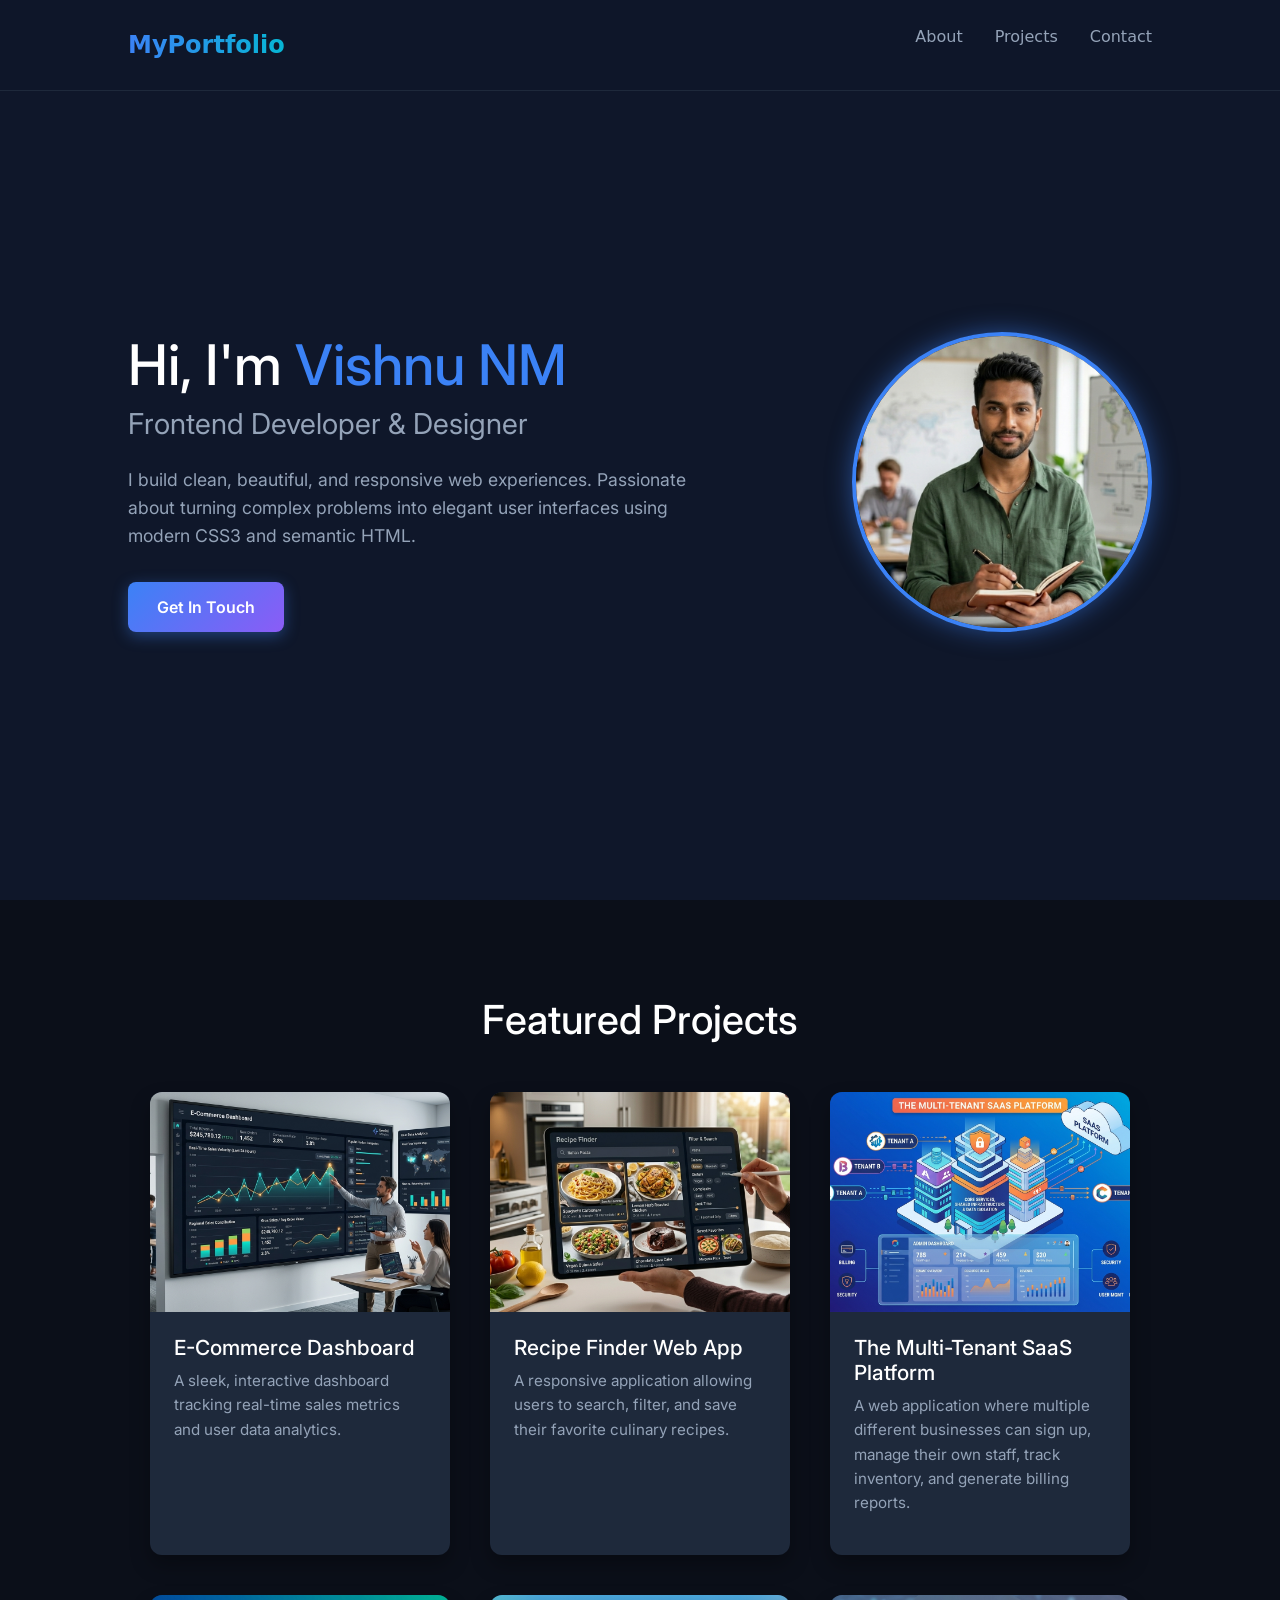
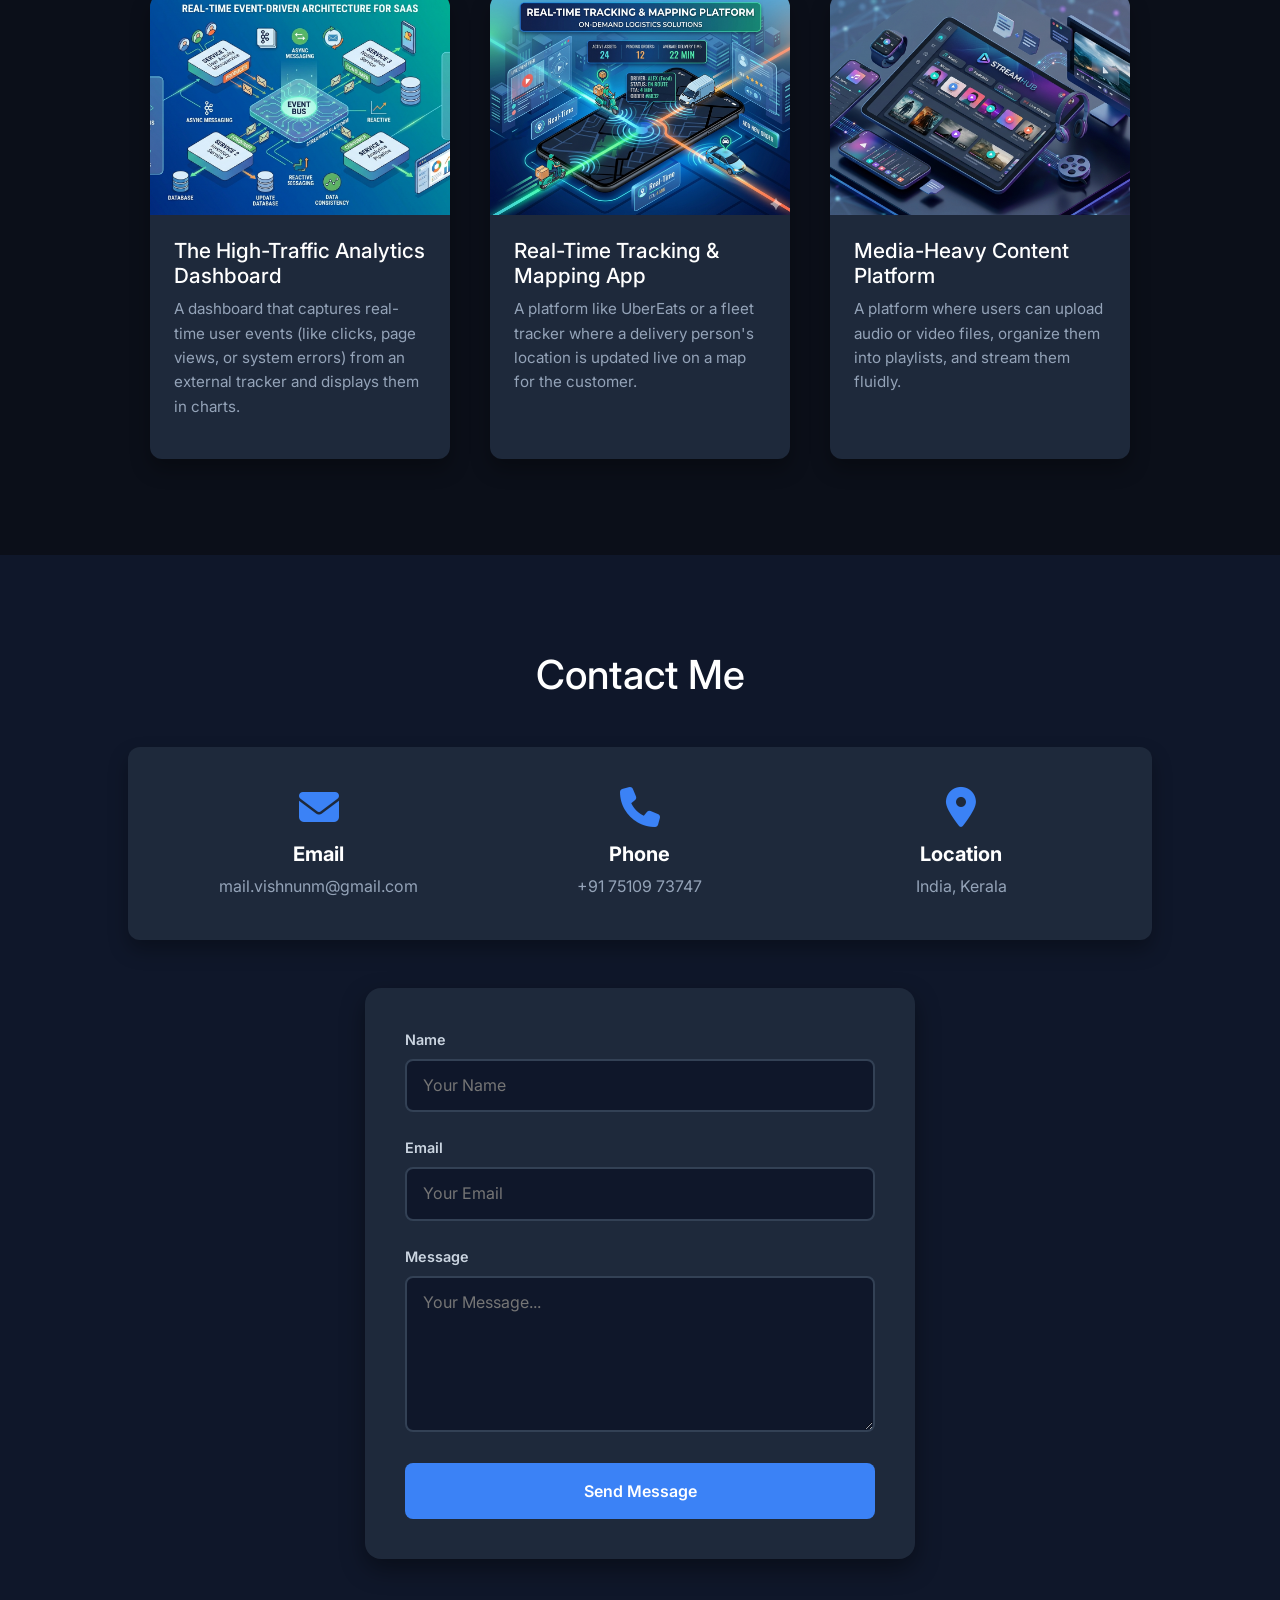
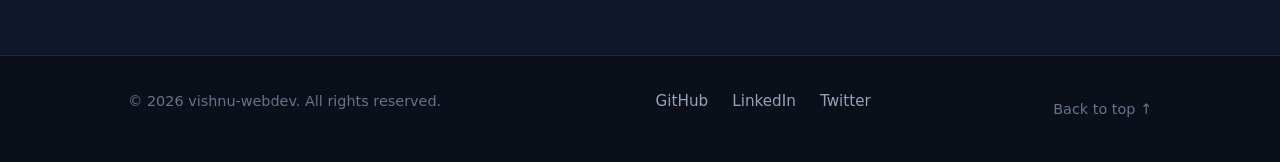
<file: index.html>
<!DOCTYPE html>
<html lang="en">

<head>
    <meta charset="UTF-8">
    <meta name="viewport" content="width=device-width, initial-scale=1.0">
    <title>Personal Portfolio</title>
    
    <link rel="preconnect" href="https://fonts.googleapis.com">
    <link rel="preconnect" href="https://fonts.gstatic.com" crossorigin>
    <link href="https://fonts.googleapis.com/css2?family=Inter:wght@300;400;600;700&display=swap" rel="stylesheet">
    <link href="https://cdn.jsdelivr.net/npm/bootstrap@5.3.0/dist/css/bootstrap.min.css" rel="stylesheet">
    <link rel="stylesheet" href="https://cdnjs.cloudflare.com/ajax/libs/font-awesome/6.4.0/css/all.min.css">
    <link rel="stylesheet" href="css/style.css">
</head>

<body>

    <header class="navbar">
        <div class="logo">MyPortfolio</div>
        <nav>
            <ul class="nav-links" id="navLinks">
                <li><a href="#about">About</a></li>
                <li><a href="#projects">Projects</a></li>
                <li><a href="#contact">Contact</a></li>
            </ul>
            <div class="hamburger" id="hamburger">
                <span></span>
                <span></span>
                <span></span>
            </div>
        </nav>
    </header>

    <main>
        <section id="about" class="about-section">
            <div class="about-content">
                <h1>Hi, I'm <span class="highlight">Vishnu NM</span></h1>
                <h2>Frontend Developer & Designer</h2>
                <p>I build clean, beautiful, and responsive web experiences. Passionate about turning complex problems into elegant user interfaces using modern CSS3 and semantic HTML.</p>
                <a href="#contact" class="btn btn-primary">Get In Touch</a>
            </div>
            <div class="about-image">
                <img src="./images/profilepic.png" alt="Profile Picture">
            </div>
        </section>

        <section id="projects" class="projects-section">
            <h2 class="section-title">Featured Projects</h2>
            <div class="projects-grid">

                <div class="project-card">
                    <img src="./images/project1.png" alt="Project One Thumbnail" class="project-img">
                    <div class="project-info">
                        <h3>E-Commerce Dashboard</h3>
                        <p>A sleek, interactive dashboard tracking real-time sales metrics and user data analytics.</p>
                    </div>
                </div>

                <div class="project-card">
                    <img src="./images/project2.png" alt="Project Two Thumbnail" class="project-img">
                    <div class="project-info">
                        <h3>Recipe Finder Web App</h3>
                        <p>A responsive application allowing users to search, filter, and save their favorite culinary recipes.</p>
                    </div>
                </div>

                <div class="project-card">
                    <img src="./images/The Multi-Tenant SaaS Platform.png" alt="Project Three Thumbnail" class="project-img">
                    <div class="project-info">
                        <h3>The Multi-Tenant SaaS Platform</h3>
                        <p>A web application where multiple different businesses can sign up, manage their own staff, track inventory, and generate billing reports.</p>
                    </div>
                </div>

                <div class="project-card">
                    <img src="./images/The High-Traffic Analytics Dashboard.png" alt="Project Four Thumbnail" class="project-img">
                    <div class="project-info">
                        <h3>The High-Traffic Analytics Dashboard</h3>
                        <p>A dashboard that captures real-time user events (like clicks, page views, or system errors) from an external tracker and displays them in charts.</p>
                    </div>
                </div>

                <div class="project-card">
                    <img src="./images/Real-Time Tracking & Mapping App.png" alt="Project Five Thumbnail" class="project-img">
                    <div class="project-info">
                        <h3>Real-Time Tracking & Mapping App</h3>
                        <p>A platform like UberEats or a fleet tracker where a delivery person's location is updated live on a map for the customer.</p>
                    </div>
                </div>

                <div class="project-card">
                    <img src="./images/Media-Heavy Content Platform (e.g., AudioVideo Streaming Site).png" alt="Project Six Thumbnail" class="project-img">
                    <div class="project-info">
                        <h3>Media-Heavy Content Platform</h3>
                        <p>A platform where users can upload audio or video files, organize them into playlists, and stream them fluidly.</p>
                    </div>
                </div>

            </div>
        </section>

        <section id="contact" class="contact-section">
            <h2 class="section-title">Contact Me</h2>
            <div class="contact-card">
                <div class="contact-item">
                    <i class="fa-solid fa-envelope"></i>
                    <h5>Email</h5>
                    <p>mail.vishnunm@gmail.com</p>
                </div>
                <div class="contact-item">
                    <i class="fa-solid fa-phone"></i>
                    <h5>Phone</h5>
                    <p>+91 75109 73747</p>
                </div>
                <div class="contact-item">
                    <i class="fa-solid fa-location-dot"></i>
                    <h5>Location</h5>
                    <p>India, Kerala</p>
                </div>
            </div>
            <div class="form-container">
                <form id="contactForm" class="contact-form">
                    <input type="hidden" name="access_key" value="1d41b65c-d7f4-4cdb-9b7d-e7a7c2535f1b">

                    <div class="form-group">
                        <label for="name">Name</label>
                        <input type="text" id="name" name="name" placeholder="Your Name" required>
                    </div>

                    <div class="form-group">
                        <label for="email">Email</label>
                        <input type="email" id="email" name="email" placeholder="Your Email" required>
                    </div>

                    <div class="form-group">
                        <label for="message">Message</label>
                        <textarea id="message" name="message" rows="5" placeholder="Your Message..." required></textarea>
                    </div>

                    <a href="thankyou.html" id="submitBtn" class="btn btn-submit" style="text-align: center; display: block; text-decoration: none;">Send Message</a>
                </form>
            </div>
        </section>
    </main>

    <footer class="portfolio-footer">
        <div class="footer-content">
            <p>&copy; 2026 vishnu-webdev. All rights reserved.</p>
            <ul class="social-links">
                <li><a href="https://github.com/vishnu-webdev" target="_blank">GitHub</a></li>
                <li><a href="https://www.linkedin.com/in/vishnnuu/" target="_blank">LinkedIn</a></li>
                <li><a href="https://twitter.com" target="_blank">Twitter</a></li>
            </ul>
            <div class="back-to-top">
                <a href="#about">Back to top &uarr;</a>
            </div>
        </div>
    </footer>

    <script src="js/script.js"></script>
</body>

</html>
</file>
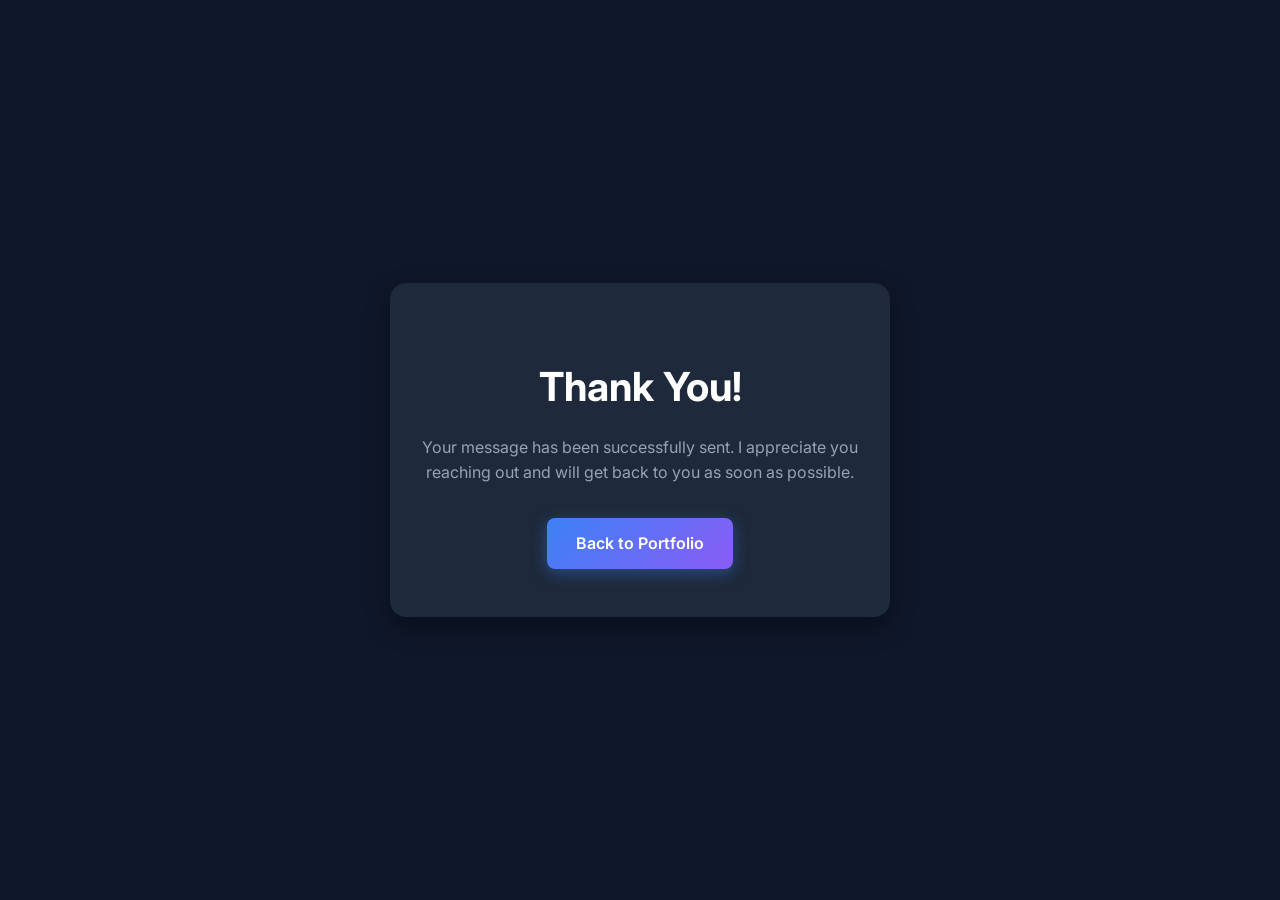
<file: thankyou.html>
<!DOCTYPE html>
<html lang="en">

<head>
    <meta charset="UTF-8">
    <meta name="viewport" content="width=device-width, initial-scale=1.0">
    <title>Thank You - Personal Portfolio</title>
    
    <link rel="preconnect" href="https://fonts.googleapis.com">
    <link rel="preconnect" href="https://fonts.gstatic.com" crossorigin>
    <link href="https://fonts.googleapis.com/css2?family=Inter:wght@300;400;600;700&display=swap" rel="stylesheet">
    <link rel="stylesheet" href="css/style.css">
</head>

<body>

    <main class="thank-you-main">
        <div class="thank-you-container">
            <div class="thank-you-card">
                <div class="success-icon">
                    <i class="fa-solid fa-circle-check"></i>
                </div>
                <h1>Thank You!</h1>
                <p>Your message has been successfully sent. I appreciate you reaching out and will get back to you as soon as possible.</p>
                <a href="index.html" class="btn btn-primary">Back to Portfolio</a>
            </div>
        </div>
    </main>

</body>

</html>
</file>
<file: css/style.css>
* {
    margin: 0;
    padding: 0;
    box-sizing: border-box;
}

html {
    scroll-behavior: smooth;
}

main {
    font-family: 'Inter', sans-serif;
    background-color: #0f172a;
    color: #e2e8f0;
}

body {
    line-height: 1.6;
}

.section-title {
    text-align: center;
    font-size: 2.5rem;
    margin-bottom: 3rem;
    color: #fff;
    position: relative;
}

.btn {
    display: inline-block;
    padding: 0.8rem 1.8rem;
    border-radius: 8px;
    text-decoration: none;
    font-weight: 600;
    font-size: 1rem;
    border: none;
    cursor: pointer;
    transition: all 0.3s ease-in-out;
}

.btn-primary {
    background: linear-gradient(135deg, #3b82f6, #8b5cf6);
    color: #fff;
    box-shadow: 0 4px 15px rgba(59, 130, 246, 0.4);
}

.btn-primary:hover {
    transform: translateY(-3px);
    box-shadow: 0 6px 20px rgba(139, 92, 246, 0.6);
}

.navbar {
    display: flex;
    justify-content: space-between;
    align-items: center;
    padding: 1.5rem 10%;
    background-color: rgba(15, 23, 42, 0.95);
    position: fixed;
    width: 100%;
    top: 0;
    z-index: 1000;
    border-bottom: 1px solid #1e293b;
}

.navbar .logo {
    font-size: 1.5rem;
    font-weight: 700;
    background: linear-gradient(to right, #3b82f6, #06b6d4);
    -webkit-background-clip: text;
    -webkit-text-fill-color: transparent;
}

.nav-links {
    display: flex;
    list-style: none;
    gap: 2rem;
}

.nav-links a {
    color: #94a3b8;
    text-decoration: none;
    font-weight: 500;
    transition: color 0.3s ease;
}

.nav-links a:hover {
    color: #3b82f6;
}

.hamburger {
    display: none;
    flex-direction: column;
    gap: 5px;
    cursor: pointer;
}

.hamburger span {
    display: block;
    background-color: #06b6d4;
    width: 35px;
    height: 5px;
    border-radius: 3px;
    transition: all 0.3s ease;
}

.about-section {
    display: flex;
    align-items: center;
    justify-content: space-between;
    padding: 10rem 10% 6rem 10%;
    min-height: 100vh;
    gap: 4rem;
}

.about-content {
    max-width: 600px;
}

.about-content h1 {
    font-size: 3.5rem;
    color: #fff;
    margin-bottom: 0.5rem;
}

.about-content .highlight {
    color: #3b82f6;
}

.about-content h2 {
    font-size: 1.8rem;
    color: #94a3b8;
    margin-bottom: 1.5rem;
    font-weight: 400;
}

.about-content p {
    font-size: 1.1rem;
    color: #94a3b8;
    margin-bottom: 2rem;
}

.about-image img {
    width: 300px;
    height: 300px;
    border-radius: 50%;
    object-fit: cover;
    border: 4px solid #3b82f6;
    box-shadow: 0 0 25px rgba(59, 130, 246, 0.5);
}

.projects-section {
    padding: 6rem 10%;
    background-color: #0b0f19;
}

.projects-grid {
    display: flex;
    gap: 2.5rem;
    justify-content: center;
    flex-wrap: wrap;
}

.project-card {
    background-color: #1e293b;
    border-radius: 12px;
    overflow: hidden;
    width: 300px;
    box-shadow: 0 10px 20px rgba(0, 0, 0, 0.3);
    transition: transform 0.3s ease, box-shadow 0.3s ease;
}

.project-card:hover {
    transform: translateY(-10px);
    box-shadow: 0 15px 30px rgba(59, 130, 246, 0.2);
}

.project-img {
    width: 100%;
    height: 220px;
    object-fit: cover;
}

.project-info {
    padding: 1.5rem;
}

.project-info h3 {
    color: #fff;
    margin-bottom: 0.5rem;
    font-size: 1.3rem;
}

.project-info p {
    color: #94a3b8;
    font-size: 0.95rem;
}

.contact-section {
    padding: 6rem 10%;
}

.contact-card {
    display: flex;
    justify-content: space-around;
    align-items: center;
    flex-wrap: wrap;
    gap: 20px;
    padding: 40px;
    background-color: #1e293b;
    border-radius: 12px;
    box-shadow: 0 10px 20px rgba(0, 0, 0, 0.3);
    margin-bottom: 3rem;
}

.contact-item {
    text-align: center;
    flex: 1;
    min-width: 250px;
}

.contact-item i {
    font-size: 2.5rem;
    color: #3b82f6;
    margin-bottom: 15px;
    transition: transform 0.3s ease;
}

.contact-item:hover i {
    transform: translateY(-5px);
}

.contact-item h5 {
    font-weight: bold;
    margin-bottom: 8px;
    color: #fff;
}

.contact-item p {
    color: #94a3b8;
    font-size: 1rem;
    margin: 0;
}

.form-container {
    max-width: 550px;
    margin: 0 auto;
    background-color: #1e293b;
    padding: 2.5rem;
    border-radius: 16px;
    box-shadow: 0 10px 25px rgba(0, 0, 0, 0.4);
}

.form-group {
    margin-bottom: 1.5rem;
}

.form-group label {
    display: block;
    color: #cbd5e1;
    margin-bottom: 0.5rem;
    font-weight: 600;
    font-size: 0.9rem;
}

.form-group input,
.form-group textarea {
    width: 100%;
    padding: 0.75rem 1rem;
    background-color: #0f172a;
    border: 2px solid #334155;
    border-radius: 8px;
    color: #fff;
    font-family: inherit;
    font-size: 1rem;
    transition: border-color 0.3s ease, box-shadow 0.3s ease;
}

.form-group input:focus,
.form-group textarea:focus {
    outline: none;
    border-color: #3b82f6;
    box-shadow: 0 0 8px rgba(59, 130, 246, 0.4);
}

.btn-submit {
    width: 100%;
    background-color: #3b82f6;
    color: white;
    padding: 1rem;
}

.btn-submit:hover {
    background-color: #2563eb;
    box-shadow: 0 4px 12px rgba(37, 99, 235, 0.4);
}

.portfolio-footer {
    background-color: #0b0f19;
    padding: 2rem 10%;
    border-top: 1px solid #1e293b;
}

.footer-content {
    display: flex;
    justify-content: space-between;
    align-items: center;
    flex-wrap: wrap;
    gap: 1.5rem;
}

.portfolio-footer p {
    color: #64748b;
    font-size: 0.9rem;
}

.social-links {
    display: flex;
    list-style: none;
    gap: 1.5rem;
}

.social-links a {
    color: #94a3b8;
    text-decoration: none;
    font-size: 0.95rem;
    font-weight: 500;
    transition: color 0.3s ease, text-shadow 0.3s ease;
}

.social-links a:hover {
    color: #3b82f6;
    text-shadow: 0 0 8px rgba(59, 130, 246, 0.6);
}

.back-to-top a {
    color: #64748b;
    text-decoration: none;
    font-size: 0.9rem;
    transition: color 0.3s ease;
}

.back-to-top a:hover {
    color: #fff;
}

.thank-you-main {
    min-height: 100vh;
    display: flex;
    align-items: center;
    justify-content: center;
    background-color: #0f172a;
    font-family: 'Inter', sans-serif;
    color: #e2e8f0;
    padding: 2rem;
}

.thank-you-container {
    width: 100%;
    max-width: 500px;
}

.thank-you-card {
    background-color: #1e293b;
    padding: 3rem 2rem;
    border-radius: 16px;
    box-shadow: 0 10px 25px rgba(0, 0, 0, 0.4);
    text-align: center;
}

.success-icon {
    font-size: 4rem;
    color: #3b82f6;
    margin-bottom: 1.5rem;
}

.thank-you-card h1 {
    font-size: 2.5rem;
    color: #fff;
    margin-bottom: 1rem;
}

.thank-you-card p {
    color: #94a3b8;
    font-size: 1rem;
    margin-bottom: 2rem;
    line-height: 1.6;
}

@media (max-width: 600px) {
    .footer-content {
        flex-direction: column;
        text-align: center;
    }
}

@media (max-width: 768px) {
    .hamburger {
        display: flex;
    }

    .navbar ul {
        position: absolute;
        top: 100%;
        left: 0;
        background-color: #0f172a;
        width: 100%;
        flex-direction: column;
        align-items: center;
        overflow: hidden;
        max-height: 0;
        gap: 0;
        transition: max-height 0.3s ease-in-out;
    }

    .navbar li {
        width: 100%;
        text-align: center;
        padding: 1rem 0;
    }

    .hamburger.active span:nth-child(1) {
        transform: translateY(8px) rotate(45deg);
    }

    .hamburger.active span:nth-child(2) {
        opacity: 0;
    }

    .hamburger.active span:nth-child(3) {
        transform: translateY(-8px) rotate(-45deg);
    }

    .navbar ul.active {
        max-height: 300px;
    }

    .about-section {
        flex-direction: column-reverse;
        text-align: center;
        padding-top: 8rem;
    }

    .project-card {
        width: 260px;
    }
}
</file>
